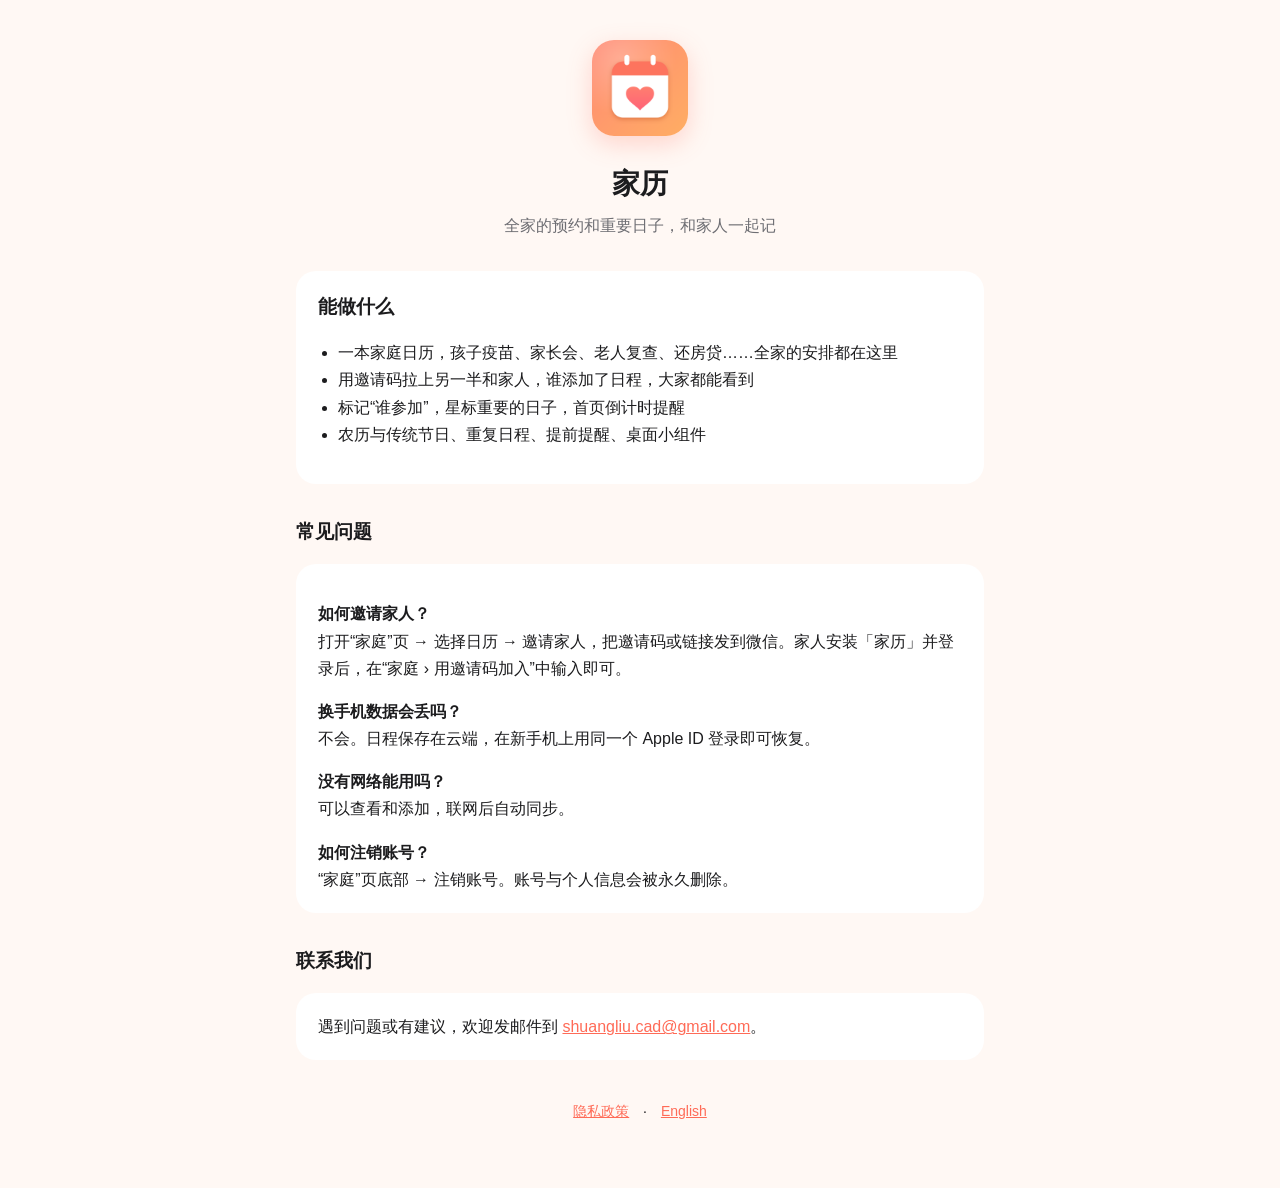
<file: index.html>
<!doctype html>
<html lang="zh-CN">
<head>
<meta charset="utf-8">
<meta name="viewport" content="width=device-width, initial-scale=1">
<title>家历 · 全家共享日历</title>
<meta name="description" content="家历：和家人共享预约、纪念日和每天的安排">
<link rel="stylesheet" href="style.css">
</head>
<body>
<main>
  <header>
    <img src="logo.png" alt="家历">
    <h1>家历</h1>
    <p class="sub">全家的预约和重要日子，和家人一起记</p>
  </header>

  <div class="card">
    <h2 style="margin-top:0">能做什么</h2>
    <ul>
      <li>一本家庭日历，孩子疫苗、家长会、老人复查、还房贷……全家的安排都在这里</li>
      <li>用邀请码拉上另一半和家人，谁添加了日程，大家都能看到</li>
      <li>标记“谁参加”，星标重要的日子，首页倒计时提醒</li>
      <li>农历与传统节日、重复日程、提前提醒、桌面小组件</li>
    </ul>
  </div>

  <h2>常见问题</h2>
  <div class="card">
    <p><b>如何邀请家人？</b><br>打开“家庭”页 → 选择日历 → 邀请家人，把邀请码或链接发到微信。家人安装「家历」并登录后，在“家庭 › 用邀请码加入”中输入即可。</p>
    <p><b>换手机数据会丢吗？</b><br>不会。日程保存在云端，在新手机上用同一个 Apple ID 登录即可恢复。</p>
    <p><b>没有网络能用吗？</b><br>可以查看和添加，联网后自动同步。</p>
    <p style="margin-bottom:0"><b>如何注销账号？</b><br>“家庭”页底部 → 注销账号。账号与个人信息会被永久删除。</p>
  </div>

  <h2>联系我们</h2>
  <div class="card">
    <p style="margin:0">遇到问题或有建议，欢迎发邮件到 <a href="mailto:shuangliu.cad@gmail.com">shuangliu.cad@gmail.com</a>。</p>
  </div>

  <nav><a href="privacy.html">隐私政策</a> · <a href="en.html">English</a></nav>
</main>
</body>
</html>
</file>
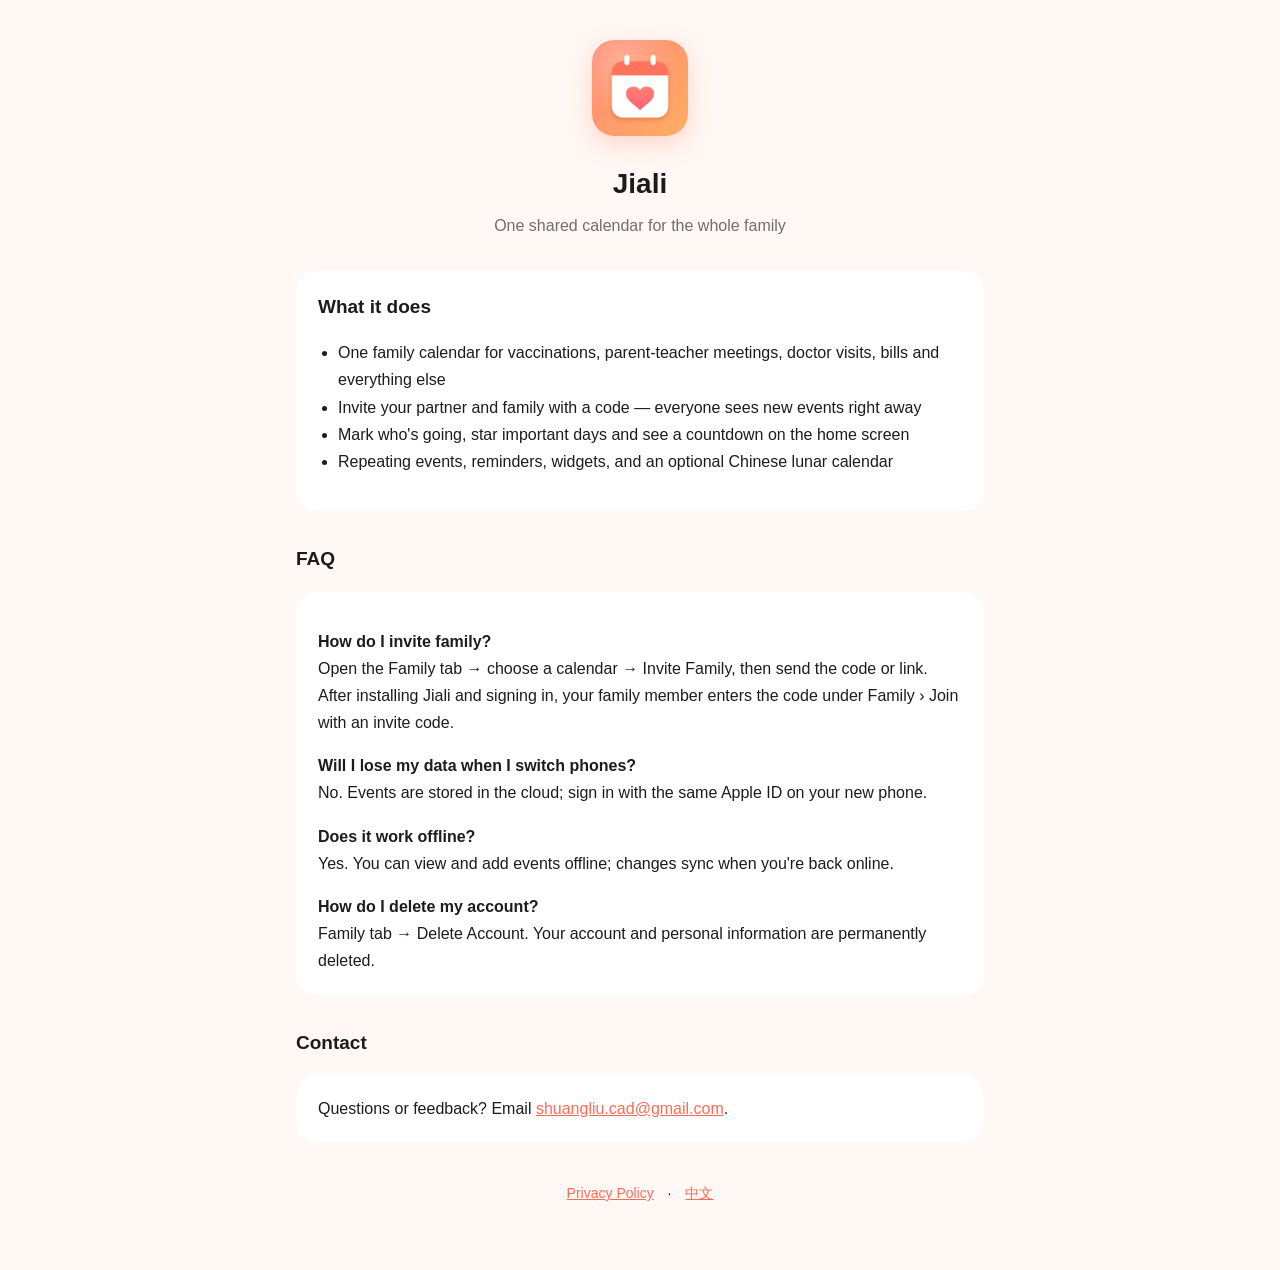
<file: en.html>
<!doctype html>
<html lang="en">
<head>
<meta charset="utf-8">
<meta name="viewport" content="width=device-width, initial-scale=1">
<title>Jiali · Family Calendar</title>
<meta name="description" content="Jiali: share appointments, anniversaries and daily plans with your family">
<link rel="stylesheet" href="style.css">
</head>
<body>
<main>
  <header>
    <img src="logo.png" alt="Jiali">
    <h1>Jiali</h1>
    <p class="sub">One shared calendar for the whole family</p>
  </header>

  <div class="card">
    <h2 style="margin-top:0">What it does</h2>
    <ul>
      <li>One family calendar for vaccinations, parent-teacher meetings, doctor visits, bills and everything else</li>
      <li>Invite your partner and family with a code — everyone sees new events right away</li>
      <li>Mark who's going, star important days and see a countdown on the home screen</li>
      <li>Repeating events, reminders, widgets, and an optional Chinese lunar calendar</li>
    </ul>
  </div>

  <h2>FAQ</h2>
  <div class="card">
    <p><b>How do I invite family?</b><br>Open the Family tab → choose a calendar → Invite Family, then send the code or link. After installing Jiali and signing in, your family member enters the code under Family › Join with an invite code.</p>
    <p><b>Will I lose my data when I switch phones?</b><br>No. Events are stored in the cloud; sign in with the same Apple ID on your new phone.</p>
    <p><b>Does it work offline?</b><br>Yes. You can view and add events offline; changes sync when you're back online.</p>
    <p style="margin-bottom:0"><b>How do I delete my account?</b><br>Family tab → Delete Account. Your account and personal information are permanently deleted.</p>
  </div>

  <h2>Contact</h2>
  <div class="card">
    <p style="margin:0">Questions or feedback? Email <a href="mailto:shuangliu.cad@gmail.com">shuangliu.cad@gmail.com</a>.</p>
  </div>

  <nav><a href="privacy-en.html">Privacy Policy</a> · <a href="index.html">中文</a></nav>
</main>
</body>
</html>
</file>
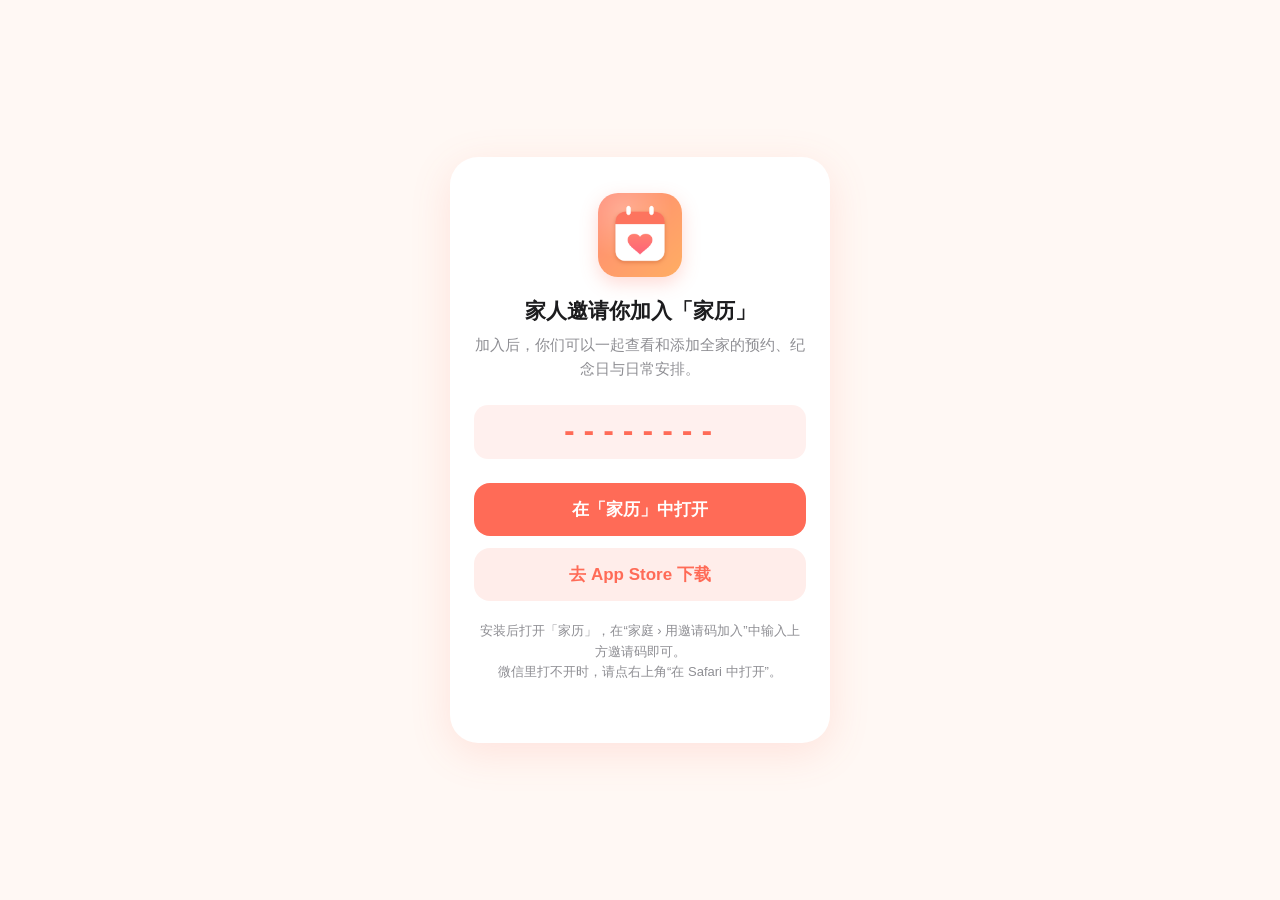
<file: i.html>
<!doctype html>
<html lang="zh-CN">
<head>
<meta charset="utf-8">
<meta name="viewport" content="width=device-width, initial-scale=1">
<title>邀请你加入家历</title>
<meta property="og:title" content="家人邀请你加入「家历」">
<meta property="og:description" content="和家人共享预约、纪念日和每天的安排">
<style>
  :root { --accent: #FF6B57; --bg: #FFF8F4; --card: #fff; --text: #1c1c1e; --muted: #8e8e93; }
  @media (prefers-color-scheme: dark) { :root { --bg: #000; --card: #1c1c1e; --text: #f2f2f7; --muted: #98989d; } }
  * { box-sizing: border-box; }
  body { margin: 0; min-height: 100vh; display: flex; align-items: center; justify-content: center; padding: 16px;
         font-family: -apple-system, "PingFang SC", sans-serif; background: var(--bg); color: var(--text); }
  .card { width: 100%; max-width: 380px; background: var(--card); border-radius: 28px; padding: 36px 24px; text-align: center;
          box-shadow: 0 10px 40px rgba(255, 107, 87, .15); }
  .logo { width: 84px; height: 84px; border-radius: 20px; margin: 0 auto 20px; display: block;
          box-shadow: 0 6px 18px rgba(255,107,87,.25); }
  h1 { font-size: 21px; margin: 0 0 8px; }
  p { color: var(--muted); margin: 0 0 24px; font-size: 15px; line-height: 1.6; }
  .code { font: 600 26px/1 ui-monospace, Menlo, monospace; letter-spacing: 4px; background: rgba(255,107,87,.1);
          color: var(--accent); border-radius: 14px; padding: 14px; margin-bottom: 24px; user-select: all; }
  a.btn { display: block; padding: 15px; border-radius: 16px; text-decoration: none; font-weight: 600; font-size: 17px; margin-top: 12px; }
  .primary { background: var(--accent); color: #fff; }
  .secondary { background: rgba(255,107,87,.12); color: var(--accent); }
  .tip { font-size: 13px; margin-top: 20px; }
</style>
</head>
<body>
  <main class="card">
    <img class="logo" src="logo.png" alt="家历">
    <h1>家人邀请你加入「家历」</h1>
    <p>加入后，你们可以一起查看和添加全家的预约、纪念日与日常安排。</p>
    <div class="code" id="code">--------</div>
    <a class="btn primary" id="open" href="#">在「家历」中打开</a>
    <!-- 上架后替换为 App Store 链接 -->
    <a class="btn secondary" href="https://apps.apple.com/cn/search?term=%E5%AE%B6%E5%8E%86">去 App Store 下载</a>
    <p class="tip">安装后打开「家历」，在“家庭 › 用邀请码加入”中输入上方邀请码即可。<br>微信里打不开时，请点右上角“在 Safari 中打开”。</p>
  </main>
  <script>
    const code = (new URLSearchParams(location.search).get('c') || '').toUpperCase().replace(/[^A-Z0-9]/g, '').slice(0, 12);
    if (code) {
      document.getElementById('code').textContent = code;
      document.getElementById('open').href = 'jiali://invite/' + code;
    }
  </script>
</body>
</html>
</file>
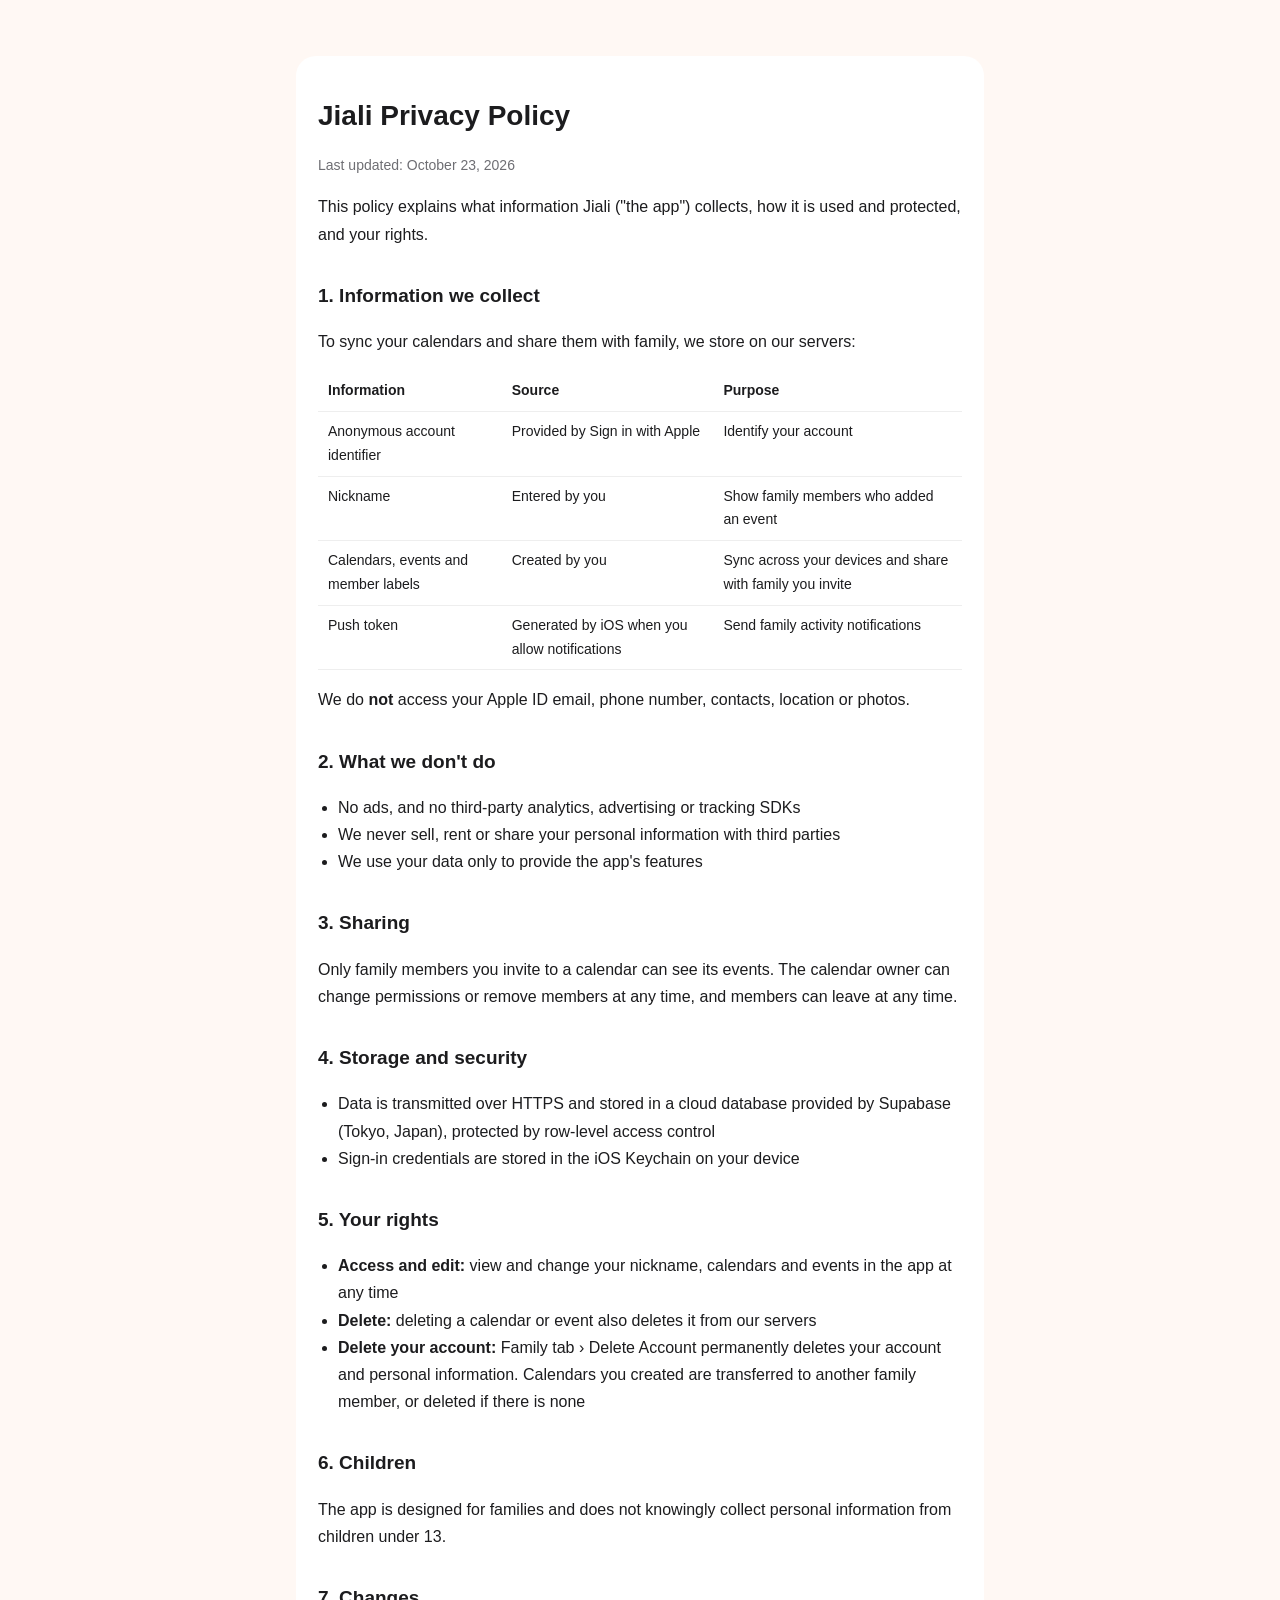
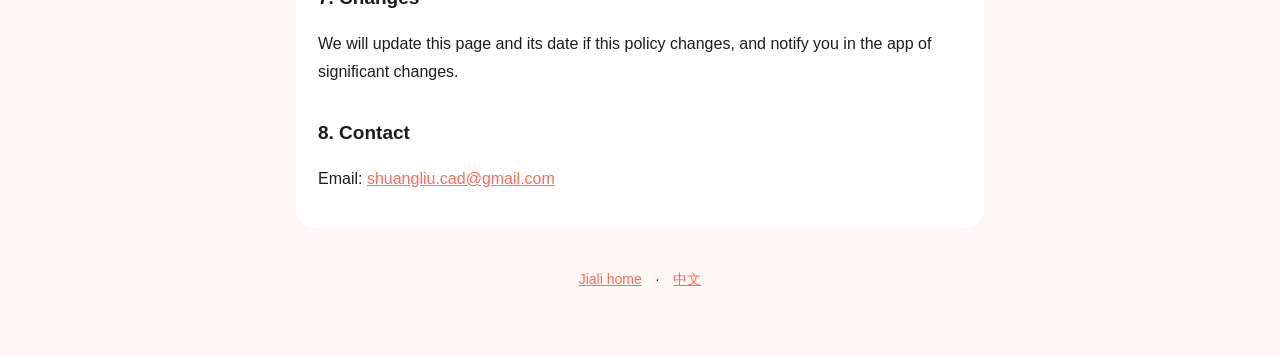
<file: privacy-en.html>
<!doctype html>
<html lang="en">
<head>
<meta charset="utf-8">
<meta name="viewport" content="width=device-width, initial-scale=1">
<title>Privacy Policy · Jiali</title>
<link rel="stylesheet" href="style.css">
</head>
<body>
<main>
<div class="card">
<h1>Jiali Privacy Policy</h1>
<p class="muted">Last updated: October 23, 2026</p>
<p>This policy explains what information Jiali ("the app") collects, how it is used and protected, and your rights.</p>

<h2>1. Information we collect</h2>
<p>To sync your calendars and share them with family, we store on our servers:</p>
<table>
<tr><th>Information</th><th>Source</th><th>Purpose</th></tr>
<tr><td>Anonymous account identifier</td><td>Provided by Sign in with Apple</td><td>Identify your account</td></tr>
<tr><td>Nickname</td><td>Entered by you</td><td>Show family members who added an event</td></tr>
<tr><td>Calendars, events and member labels</td><td>Created by you</td><td>Sync across your devices and share with family you invite</td></tr>
<tr><td>Push token</td><td>Generated by iOS when you allow notifications</td><td>Send family activity notifications</td></tr>
</table>
<p>We do <b>not</b> access your Apple ID email, phone number, contacts, location or photos.</p>

<h2>2. What we don't do</h2>
<ul>
<li>No ads, and no third-party analytics, advertising or tracking SDKs</li>
<li>We never sell, rent or share your personal information with third parties</li>
<li>We use your data only to provide the app's features</li>
</ul>

<h2>3. Sharing</h2>
<p>Only family members you invite to a calendar can see its events. The calendar owner can change permissions or remove members at any time, and members can leave at any time.</p>

<h2>4. Storage and security</h2>
<ul>
<li>Data is transmitted over HTTPS and stored in a cloud database provided by Supabase (Tokyo, Japan), protected by row-level access control</li>
<li>Sign-in credentials are stored in the iOS Keychain on your device</li>
</ul>

<h2>5. Your rights</h2>
<ul>
<li><b>Access and edit:</b> view and change your nickname, calendars and events in the app at any time</li>
<li><b>Delete:</b> deleting a calendar or event also deletes it from our servers</li>
<li><b>Delete your account:</b> Family tab › Delete Account permanently deletes your account and personal information. Calendars you created are transferred to another family member, or deleted if there is none</li>
</ul>

<h2>6. Children</h2>
<p>The app is designed for families and does not knowingly collect personal information from children under 13.</p>

<h2>7. Changes</h2>
<p>We will update this page and its date if this policy changes, and notify you in the app of significant changes.</p>

<h2>8. Contact</h2>
<p>Email: <a href="mailto:shuangliu.cad@gmail.com">shuangliu.cad@gmail.com</a></p>
</div>
<nav><a href="en.html">Jiali home</a> · <a href="privacy.html">中文</a></nav>
</main>
</body>
</html>
</file>
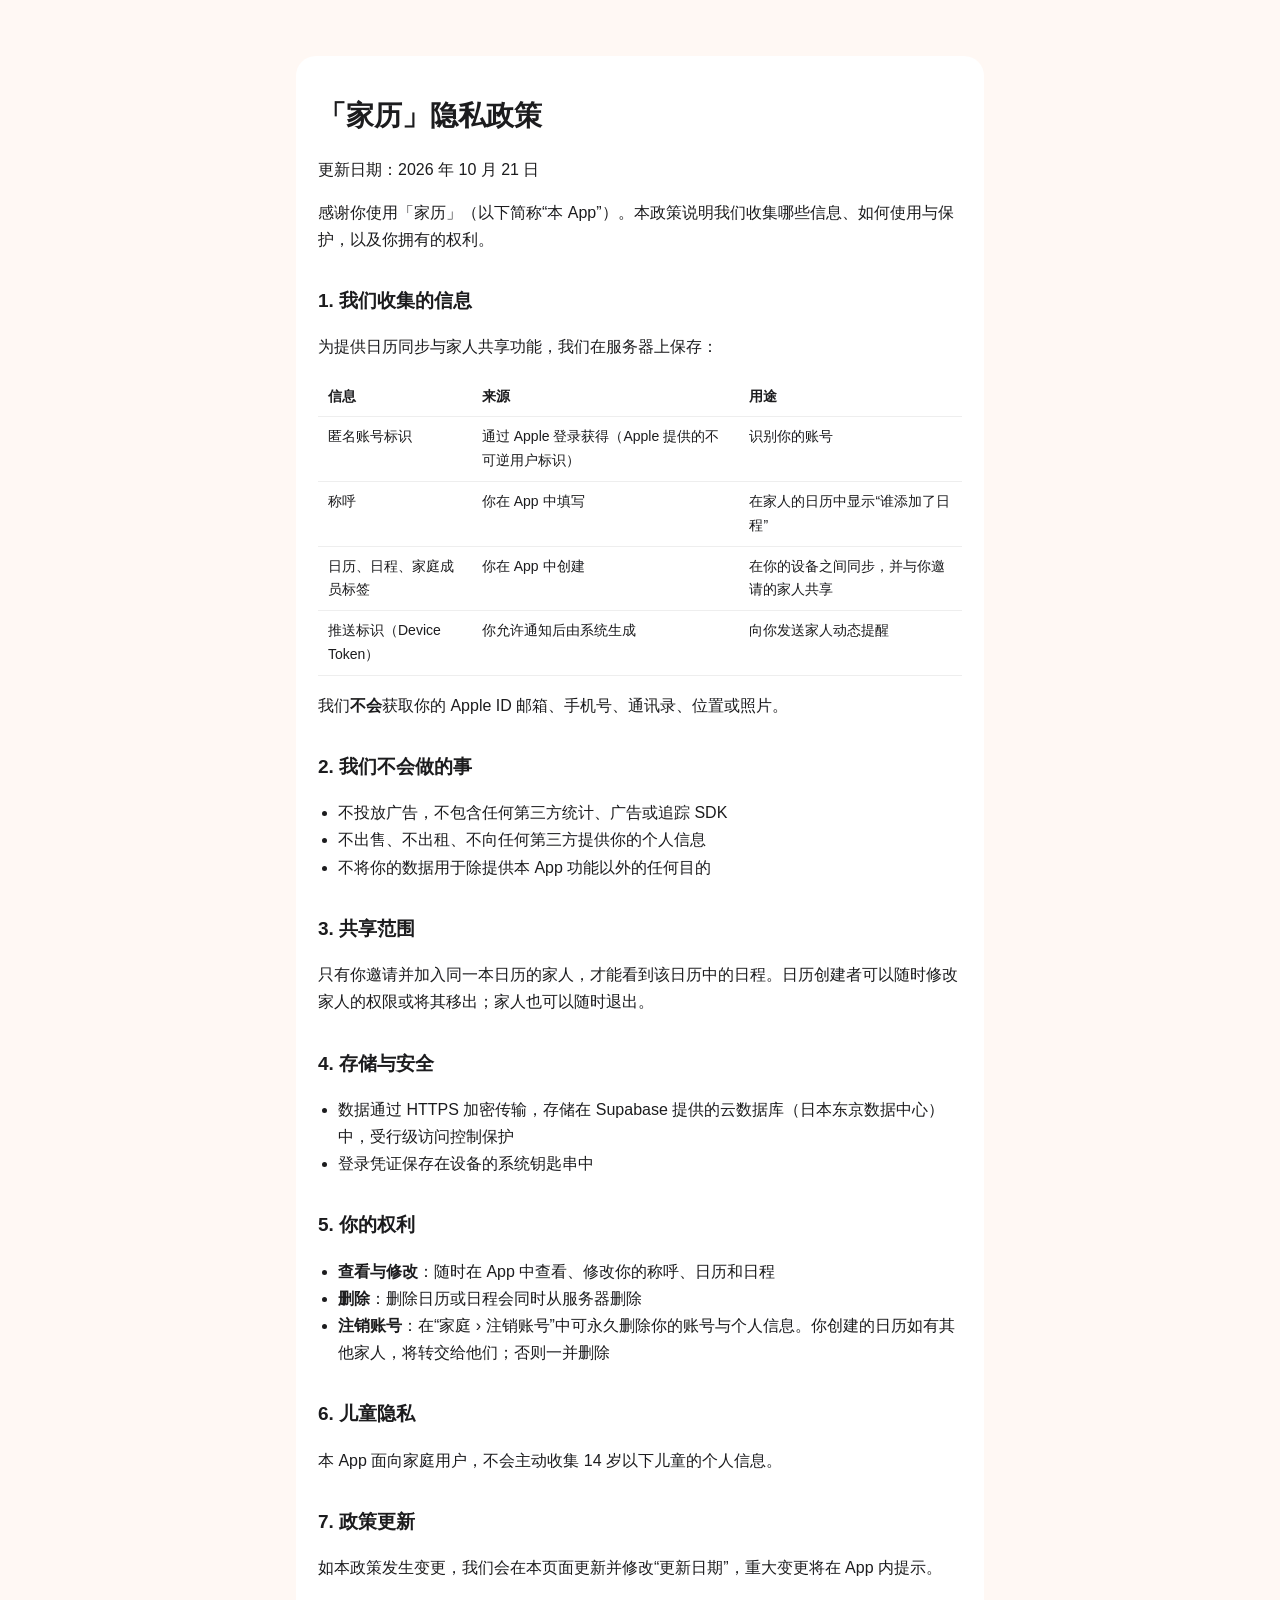
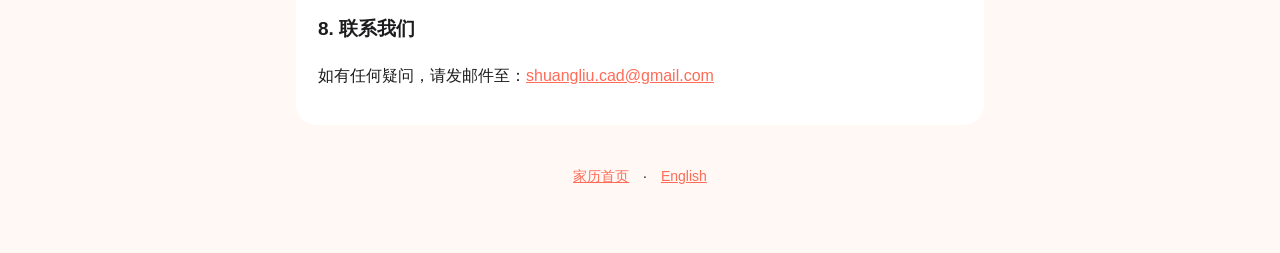
<file: privacy.html>
<!doctype html>
<html lang="zh-CN">
<head>
<meta charset="utf-8">
<meta name="viewport" content="width=device-width, initial-scale=1">
<title>隐私政策 · 家历</title>
<link rel="stylesheet" href="style.css">
</head>
<body>
<main>
<div class="card">
<h1>「家历」隐私政策</h1>
<p>更新日期：2026 年 10 月 21 日</p>
<p>感谢你使用「家历」（以下简称“本 App”）。本政策说明我们收集哪些信息、如何使用与保护，以及你拥有的权利。</p>
<h2>1. 我们收集的信息</h2>
<p>为提供日历同步与家人共享功能，我们在服务器上保存：</p>
<table><tr><th>信息</th><th>来源</th><th>用途</th></tr><tr><td>匿名账号标识</td><td>通过 Apple 登录获得（Apple 提供的不可逆用户标识）</td><td>识别你的账号</td></tr><tr><td>称呼</td><td>你在 App 中填写</td><td>在家人的日历中显示“谁添加了日程”</td></tr><tr><td>日历、日程、家庭成员标签</td><td>你在 App 中创建</td><td>在你的设备之间同步，并与你邀请的家人共享</td></tr><tr><td>推送标识（Device Token）</td><td>你允许通知后由系统生成</td><td>向你发送家人动态提醒</td></tr></table>
<p>我们<b>不会</b>获取你的 Apple ID 邮箱、手机号、通讯录、位置或照片。</p>
<h2>2. 我们不会做的事</h2>
<ul><li>不投放广告，不包含任何第三方统计、广告或追踪 SDK</li><li>不出售、不出租、不向任何第三方提供你的个人信息</li><li>不将你的数据用于除提供本 App 功能以外的任何目的</li></ul>
<h2>3. 共享范围</h2>
<p>只有你邀请并加入同一本日历的家人，才能看到该日历中的日程。日历创建者可以随时修改家人的权限或将其移出；家人也可以随时退出。</p>
<h2>4. 存储与安全</h2>
<ul><li>数据通过 HTTPS 加密传输，存储在 Supabase 提供的云数据库（日本东京数据中心）中，受行级访问控制保护</li><li>登录凭证保存在设备的系统钥匙串中</li></ul>
<h2>5. 你的权利</h2>
<ul><li><b>查看与修改</b>：随时在 App 中查看、修改你的称呼、日历和日程</li><li><b>删除</b>：删除日历或日程会同时从服务器删除</li><li><b>注销账号</b>：在“家庭 › 注销账号”中可永久删除你的账号与个人信息。你创建的日历如有其他家人，将转交给他们；否则一并删除</li></ul>
<h2>6. 儿童隐私</h2>
<p>本 App 面向家庭用户，不会主动收集 14 岁以下儿童的个人信息。</p>
<h2>7. 政策更新</h2>
<p>如本政策发生变更，我们会在本页面更新并修改“更新日期”，重大变更将在 App 内提示。</p>
<h2>8. 联系我们</h2>
<p>如有任何疑问，请发邮件至：<a href="mailto:shuangliu.cad@gmail.com">shuangliu.cad@gmail.com</a></p>
</div>
<nav><a href="index.html">家历首页</a> · <a href="privacy-en.html">English</a></nav>
</main>
</body>
</html>
</file>
<file: style.css>
:root { --accent: #FF6B57; --bg: #FFF8F4; --card: #fff; --text: #1c1c1e; --muted: #6e6e73; --line: #eee; }
@media (prefers-color-scheme: dark) { :root { --bg: #000; --card: #1c1c1e; --text: #f2f2f7; --muted: #98989d; --line: #2c2c2e; } }
* { box-sizing: border-box; }
body { margin: 0; font-family: -apple-system, "PingFang SC", "Helvetica Neue", sans-serif; background: var(--bg); color: var(--text); line-height: 1.7; }
main { max-width: 720px; margin: 0 auto; padding: 40px 16px 64px; }
header { text-align: center; margin-bottom: 32px; }
header img { width: 96px; height: 96px; border-radius: 22px; box-shadow: 0 8px 24px rgba(255,107,87,.25); }
h1 { font-size: 28px; margin: 16px 0 4px; }
h2 { font-size: 19px; margin: 32px 0 8px; }
.sub { color: var(--muted); margin: 0; }
.card { background: var(--card); border-radius: 20px; padding: 20px 22px; margin: 16px 0; }
.muted { color: var(--muted); font-size: 14px; }
a { color: var(--accent); }
ul { padding-left: 20px; }
table { width: 100%; border-collapse: collapse; font-size: 14px; display: block; overflow-x: auto; }
th, td { text-align: left; padding: 8px 10px; border-bottom: 1px solid var(--line); vertical-align: top; }
th { white-space: nowrap; }
.btn { display: inline-block; background: var(--accent); color: #fff; text-decoration: none; padding: 12px 22px; border-radius: 14px; font-weight: 600; }
nav { text-align: center; margin-top: 40px; font-size: 14px; }
nav a { margin: 0 10px; }
</file>
